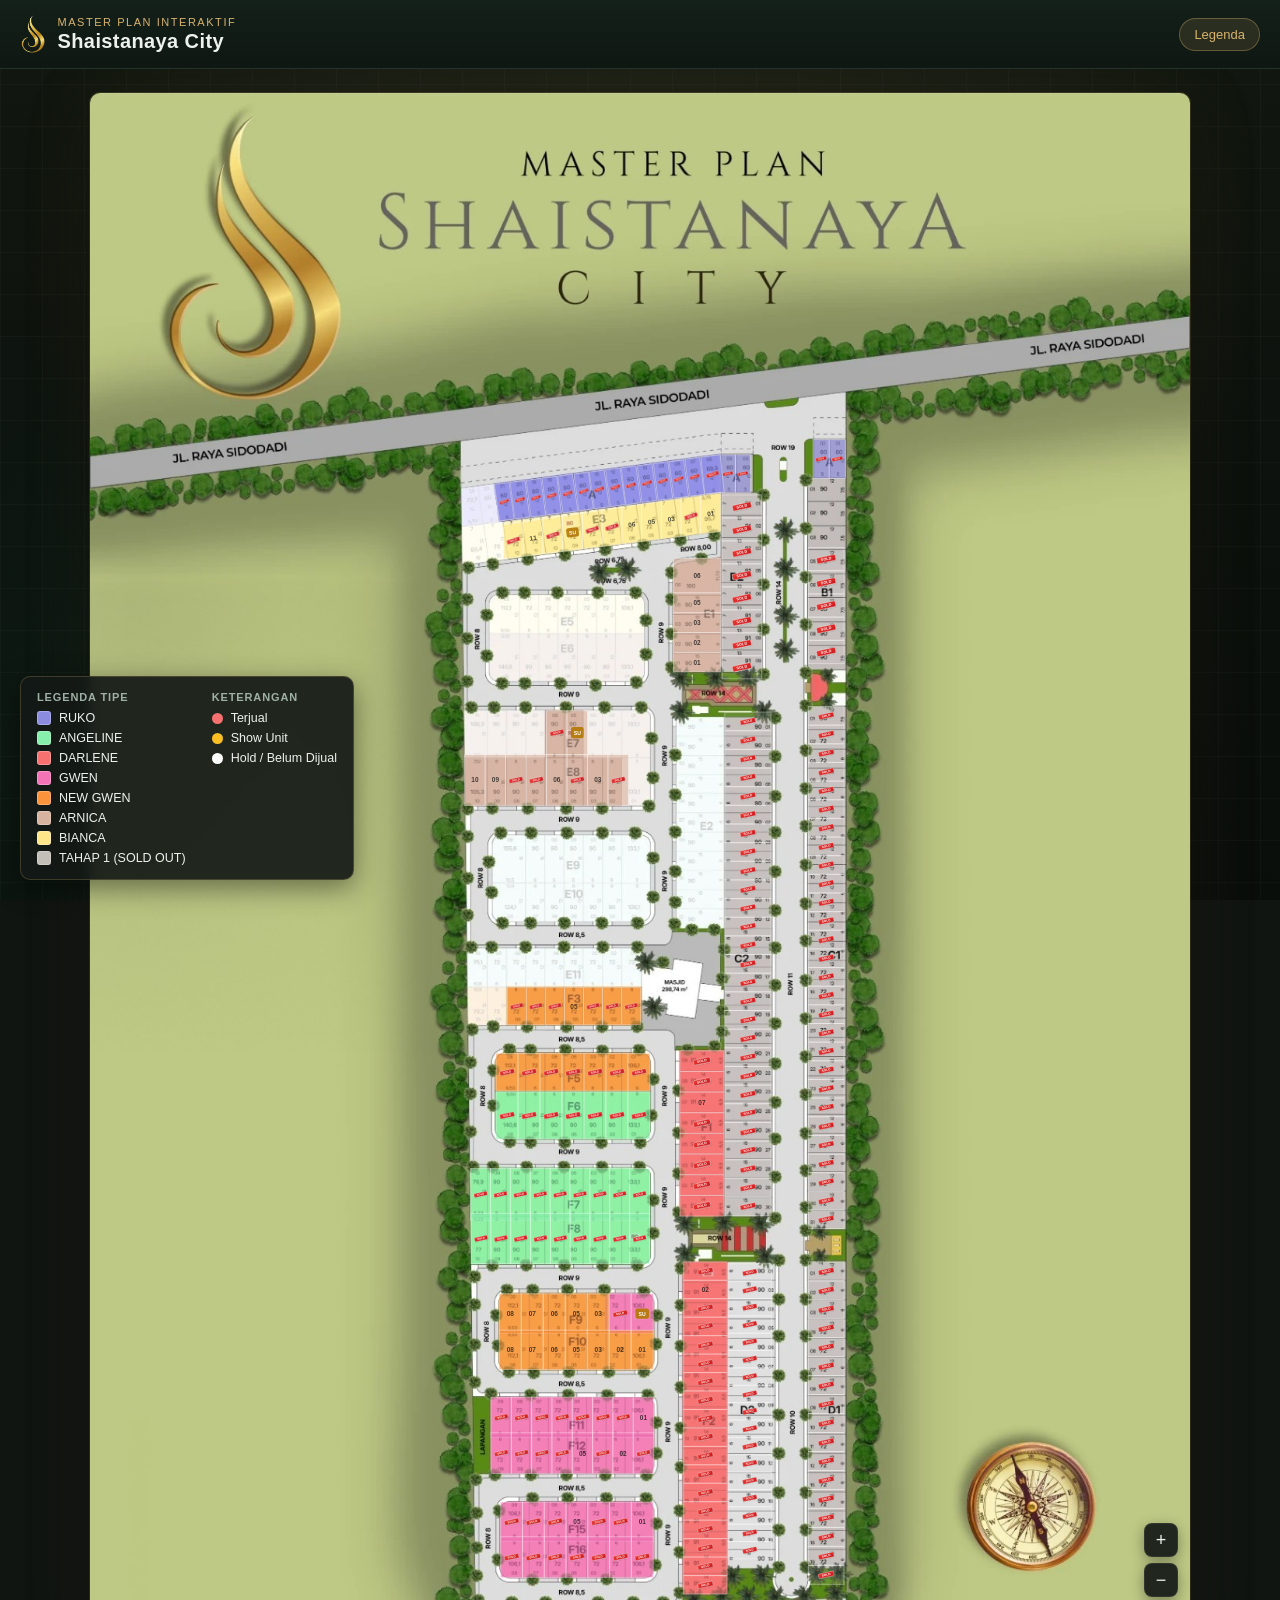
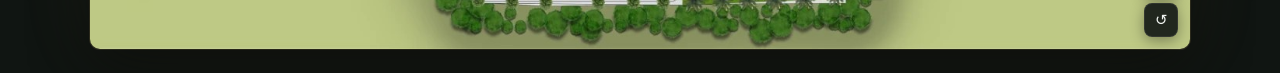
<file: index.html>
<!doctype html>
<html lang="id">
<head>
<meta charset="utf-8" />
<meta name="viewport" content="width=device-width, initial-scale=1" />
<title>Master Plan Interaktif — Shaistanaya City</title>
<link rel="icon" type="image/png" sizes="32x32" href="assets/favicon-32.png" />
<link rel="icon" type="image/png" sizes="16x16" href="assets/favicon-16.png" />
<link rel="apple-touch-icon" sizes="180x180" href="assets/favicon-180.png" />
<link rel="stylesheet" href="css/style.css" />
</head>
<body>
  <header class="topbar">
    <div class="topbar__brand">
      <img class="topbar__logo" src="assets/logo-icon.png" alt="" width="28" height="44" />
      <div class="topbar__title">
        <span class="topbar__eyebrow">Master Plan Interaktif</span>
        <h1>Shaistanaya City</h1>
      </div>
    </div>
    <div class="topbar__actions">
      <button id="btn-legend" class="chip-btn" type="button">Legenda</button>
    </div>
  </header>

  <main class="stage" id="stage">
    <div class="stage__scroll">
      <div class="stage__inner" id="stage-inner">
        <div class="zoom-target" id="zoom-target">
          <img id="mp-image" class="mp-image" src="assets/masterplan.jpg" alt="Master Plan Shaistanaya City" draggable="false" />
          <svg id="mp-overlay" class="mp-overlay" viewBox="0 0 2381 3368" preserveAspectRatio="none"></svg>
        </div>
        <div class="zoom-controls" id="zoom-controls">
          <button type="button" id="zoom-in" aria-label="Perbesar">+</button>
          <button type="button" id="zoom-out" aria-label="Perkecil">&minus;</button>
          <button type="button" id="zoom-reset" aria-label="Reset tampilan">&#8634;</button>
        </div>
      </div>
    </div>

    <div class="legend-panel" id="legend-panel">
      <div class="legend-panel__section">
        <h3>Legenda Tipe</h3>
        <div id="legend-types" class="legend-list"></div>
      </div>
      <div class="legend-panel__section">
        <h3>Keterangan</h3>
        <div class="legend-list">
          <div class="legend-row"><span class="dot dot--sold"></span> Terjual</div>
          <div class="legend-row"><span class="dot dot--hold"></span> Show Unit</div>
          <div class="legend-row"><span class="dot dot--unreleased"></span> Hold / Belum Dijual</div>
        </div>
      </div>
    </div>
  </main>

  <div class="unit-popup" id="unit-popup" hidden>
    <img class="unit-popup__render" id="up-render" alt="" hidden />
    <button class="unit-popup__close" id="unit-popup-close" type="button" aria-label="Tutup">&times;</button>
    <div class="unit-popup__head">
      <div>
        <div class="unit-popup__code" id="up-code">—</div>
        <div class="unit-popup__cluster" id="up-cluster">—</div>
      </div>
      <span class="status-badge" id="up-status">—</span>
    </div>
    <div class="unit-popup__type" id="up-type">—</div>
    <div class="unit-popup__addr" id="up-addr">—</div>
    <button class="unit-popup__view3d" id="up-view3d" type="button" hidden>Lihat Tampilan 3D</button>
  </div>
  <div class="unit-popup__backdrop" id="unit-popup-backdrop" hidden></div>

  <div class="house-view" id="house-view" hidden role="dialog" aria-modal="true" aria-label="Tampilan 3D rumah">
    <div class="house-view__bar">
      <div>
        <div class="house-view__code" id="hv-code">—</div>
        <div class="house-view__type" id="hv-type">—</div>
      </div>
      <div class="house-view__tabs" id="hv-tabs" hidden>
        <button type="button" class="hv-tab is-on" data-mode="luar">Tampak Luar</button>
        <button type="button" class="hv-tab" data-mode="dalam">Interior</button>
      </div>
      <button class="house-view__close" id="hv-close" type="button" aria-label="Tutup">&times;</button>
    </div>
    <div class="house-view__body" id="hv-body"></div>
  </div>

  <div class="hv-lightbox" id="hv-lightbox" hidden><img id="hv-lightbox-img" alt="Foto unit contoh" /></div>

  <script src="js/data.js"></script>
  <script src="js/models.js"></script>
  <script src="js/app.js"></script>
</body>
</html>
</file>
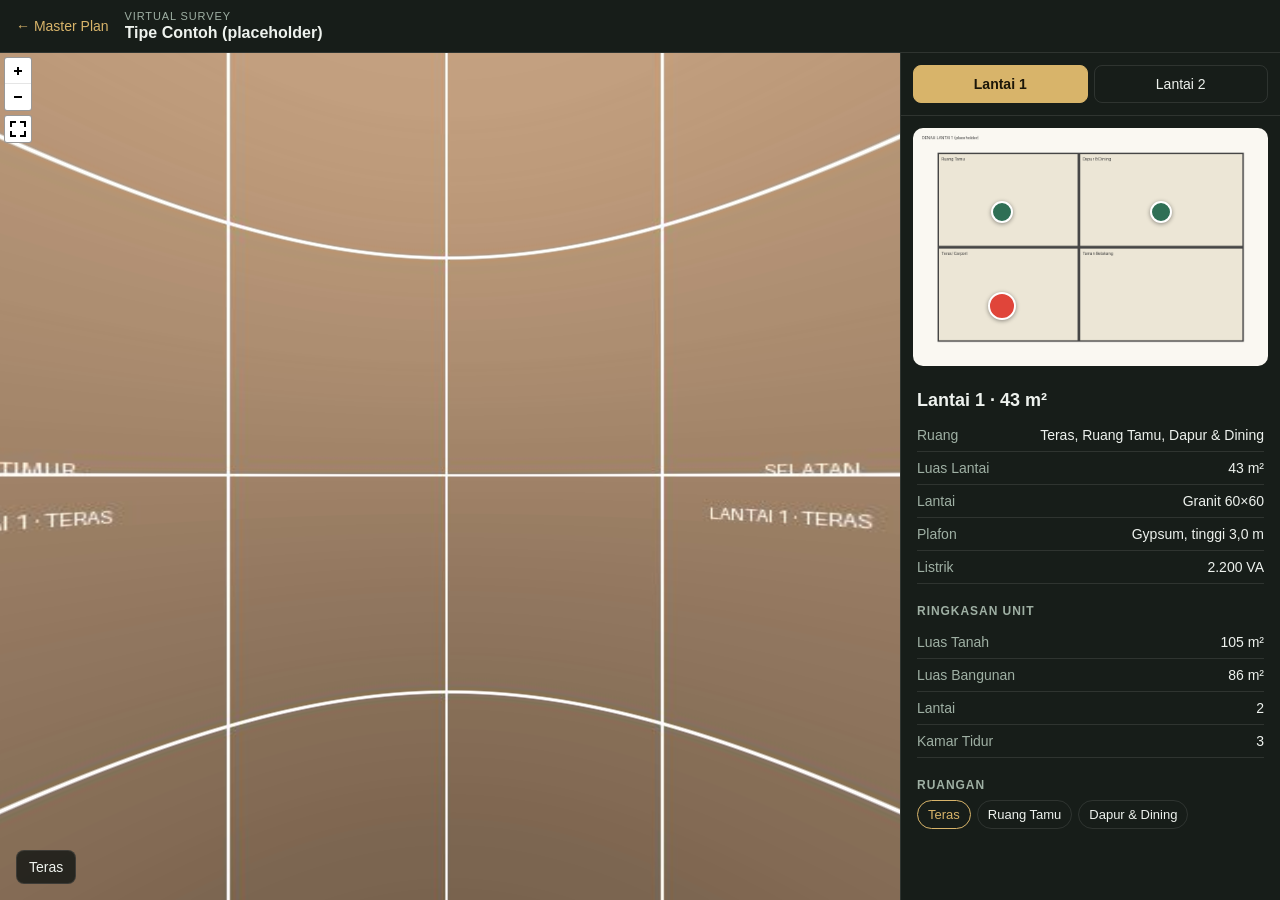
<file: survey/index.html>
<!doctype html>
<html lang="id">
<head>
<meta charset="utf-8" />
<meta name="viewport" content="width=device-width, initial-scale=1" />
<title>Virtual Survey — Shaistanaya City</title>
<link rel="icon" type="image/png" sizes="32x32" href="../assets/favicon-32.png" />
<link rel="stylesheet" href="vendor/pannellum.css" />
<link rel="stylesheet" href="survey.css" />
</head>
<body>
  <header class="bar">
    <a class="bar__back" href="../index.html">← Master Plan</a>
    <div class="bar__title"><span>Virtual Survey</span><strong id="unit-name"></strong></div>
    <button class="bar__toggle" id="panel-toggle" type="button">Denah</button>
  </header>

  <main class="layout">
    <section class="viewer">
      <div id="pano"></div>
      <div class="viewer__scene" id="scene-title" aria-live="polite"></div>
    </section>

    <aside class="panel" id="panel">
      <div class="floors" id="floors" role="tablist" aria-label="Pilih lantai"></div>
      <div class="plan" id="plan">
        <img id="plan-img" alt="Denah lantai" />
        <div id="plan-dots"></div>
      </div>
      <div class="info">
        <h2 id="floor-name"></h2>
        <dl class="specs" id="specs"></dl>
        <h3>Ringkasan Unit</h3>
        <dl class="specs specs--summary" id="summary"></dl>
        <h3>Ruangan</h3>
        <div class="rooms" id="rooms"></div>
      </div>
    </aside>
  </main>

  <script src="vendor/pannellum.js"></script>
  <script src="data.js"></script>
  <script src="survey.js"></script>
</body>
</html>
</file>
<file: css/style.css>
:root {
  --bg: #101512;
  --panel-bg: rgba(20, 26, 22, 0.92);
  --panel-border: rgba(255, 255, 255, 0.08);
  --text: #eef2ee;
  --muted: #9fb0a4;
  --ready: #34d399;
  --sold: #f87171;
  --hold: #fbbf24;
  --accent: #d8b46a;
  --radius: 10px;
  font-family: -apple-system, BlinkMacSystemFont, "Segoe UI", Roboto, Helvetica, Arial, sans-serif;
}

* { box-sizing: border-box; }

body {
  margin: 0;
  color: var(--text);
  min-height: 100vh;
  /* Layered background: a soft gold glow centered behind where the map card
     sits, a dimmer green glow lower-left for depth, a faint grid texture for
     tactility, over the base dark gradient -- replaces the old flat var(--bg)
     fill so the empty space around the card isn't a dead, featureless void. */
  background-color: var(--bg);
  background-image:
    radial-gradient(ellipse 900px 560px at 50% 280px, rgba(216, 180, 106, 0.10), transparent 70%),
    radial-gradient(ellipse 700px 700px at 8% 85%, rgba(52, 211, 153, 0.06), transparent 65%),
    linear-gradient(
      rgba(255, 255, 255, 0.025) 1px, transparent 1px
    ),
    linear-gradient(
      90deg, rgba(255, 255, 255, 0.025) 1px, transparent 1px
    ),
    linear-gradient(180deg, #121810, #0c110d 55%, #0a0e0b);
  background-size: auto, auto, 42px 42px, 42px 42px, auto;
  background-attachment: fixed, fixed, fixed, fixed, fixed;
  background-repeat: no-repeat, no-repeat, repeat, repeat, no-repeat;
}

.topbar {
  display: flex;
  align-items: center;
  justify-content: space-between;
  padding: 14px 20px;
  background: linear-gradient(180deg, #14201a, #0f1712);
  border-bottom: 1px solid var(--panel-border);
  position: sticky;
  top: 0;
  z-index: 40;
}

.topbar__brand {
  display: flex;
  align-items: center;
  gap: 12px;
  min-width: 0;
}

.topbar__logo {
  flex: none;
  height: 40px;
  width: auto;
}

.topbar__eyebrow {
  display: block;
  font-size: 11px;
  letter-spacing: 0.14em;
  text-transform: uppercase;
  color: var(--accent);
  margin-bottom: 2px;
}

.topbar__title h1 {
  margin: 0;
  font-size: 20px;
  font-weight: 700;
  letter-spacing: 0.02em;
}

.topbar__actions {
  display: flex;
  gap: 8px;
}

.chip-btn {
  background: rgba(216, 180, 106, 0.12);
  border: 1px solid rgba(216, 180, 106, 0.35);
  color: var(--accent);
  padding: 8px 14px;
  border-radius: 999px;
  font-size: 13px;
  cursor: pointer;
  text-decoration: none;
  white-space: nowrap;
}

.chip-btn--muted {
  background: transparent;
  border-color: var(--panel-border);
  color: var(--muted);
}

.stage {
  position: relative;
  display: flex;
  justify-content: center;
  padding: 24px;
}

.stage__scroll {
  display: flex;
  justify-content: center;
  width: 100%;
}

.stage__inner {
  position: relative;
  max-width: 1100px;
  width: 100%;
  line-height: 0;
  border-radius: var(--radius);
  overflow: hidden;
  box-shadow:
    0 20px 60px rgba(0, 0, 0, 0.45),
    0 0 0 1px rgba(216, 180, 106, 0.18),
    0 0 80px rgba(216, 180, 106, 0.08);
  /* We drive pan/pinch-zoom ourselves via Pointer Events (see js/app.js). This
     starts as pan-y (a finger dragging the map at rest scrolls the PAGE
     normally, since there's nothing to pan yet at 1x) and js/app.js switches it
     to none once zoomed in past 1x, so a drag then pans the map instead of
     scrolling the page underneath it. Native pinch-zoom is excluded either way
     (neither value grants "pinch-zoom"), so pinch always reaches our own
     zoom handler instead of the browser's page zoom. */
  touch-action: pan-y;
  cursor: grab;
  user-select: none;
}
.stage__inner.is-panning { cursor: grabbing; }

/* Resized (real width/height, not a CSS transform scale) and translated as one unit
   by the pan/zoom controller -- both the raster background photo and the SVG
   overlay stay perfectly in sync since they're siblings sized relative to this
   wrapper. Zoom deliberately isn't done via `transform: scale()`: on mobile
   Chromium/WebKit a transform-scaled layer can get rasterized into a bitmap
   cached at the scale it was promoted at, so the SVG's vector shapes went
   blurry after a pinch/wheel-zoom until something else forced a repaint.
   Resizing the actual box makes the browser paint the SVG at its true target
   resolution every time. No `will-change: transform` here for the same reason
   -- it invites exactly that kind of premature layer promotion/caching. */
.zoom-target {
  position: relative;
}

.mp-image {
  display: block;
  width: 100%;
  height: auto;
  user-select: none;
  pointer-events: none;
}

/* Real SVG overlay (viewBox = the source image's native pixel size) instead of
   an HTML div positioned with percentages -- unit boxes/tags/numbers are now
   vector shapes that stay crisp at any zoom level instead of the old
   percentage-positioned HTML overlay, which was fine unzoomed but never
   needed to render sharp at 4-6x magnification before. */
.mp-overlay {
  position: absolute;
  inset: 0;
  display: block;
  width: 100%;
  height: 100%;
}

.mp-unit { cursor: pointer; }

.mp-unit__cell {
  fill: rgba(255, 255, 255, 0.08);
  stroke: rgba(255, 255, 255, 0.35);
  stroke-width: 2.2;
  transition: filter 0.12s ease;
}

.mp-unit:hover .mp-unit__cell {
  filter: brightness(1.35) saturate(1.2);
}

.mp-unit__no {
  font-size: 14px;
  font-weight: 700;
  fill: rgba(20, 20, 20, 0.75);
  pointer-events: none;
  text-anchor: middle;
  dominant-baseline: central;
}

.mp-unit--sold .mp-unit__no { display: none; }
.mp-unit--hold .mp-unit__no { display: none; }

.mp-unit__tag,
.mp-unit__tag--img {
  pointer-events: none;
}

.mp-unit__tag-bg {
  /* Hold/"Show Unit" badge fill -- the SOLD stamp is its own image asset
     (assets/sold-tag.svg) and doesn't use this class. */
  fill: rgba(180, 120, 6, 0.92);
}

.mp-unit__tag-text {
  font-size: 11px;
  font-weight: 800;
  letter-spacing: 0.02em;
  fill: #fff;
  text-anchor: middle;
  dominant-baseline: central;
}

/* "Belum Dijual" units: fully inert, no overlay/number/popup -- reads exactly like an
   untouched part of the source drawing (e.g. E2), not a marked, clickable unit. */
.mp-unit--unreleased .mp-unit__cell {
  fill: transparent;
  stroke: transparent;
}
.mp-unit--unreleased:hover .mp-unit__cell { filter: none; }

/* Community facility marker (mosque, etc.) -- transparent by default so the printed
   building label/roofline on the base image stays readable, with a soft gold highlight
   on hover/tap to show it's clickable. Rendered as a real polygon (from data's
   clipPath points) when the building's footprint is irregular, or a plain rect
   otherwise -- not a masked rectangle. */
.mp-facility {
  cursor: pointer;
  fill: rgba(216, 180, 106, 0);
  transition: fill 0.12s ease, filter 0.12s ease;
}
.mp-facility:hover,
.mp-facility:active {
  fill: rgba(216, 180, 106, 0.32);
  filter: brightness(1.1);
}

/* Zoom controls (+/-/reset), floating over the bottom-right corner of the map. */
.zoom-controls {
  position: absolute;
  right: 12px;
  bottom: 12px;
  z-index: 20;
  display: flex;
  flex-direction: column;
  gap: 6px;
}

.zoom-controls button {
  width: 34px;
  height: 34px;
  display: flex;
  align-items: center;
  justify-content: center;
  border-radius: 8px;
  border: 1px solid var(--panel-border);
  background: var(--panel-bg);
  color: var(--text);
  font-size: 18px;
  line-height: 1;
  cursor: pointer;
  box-shadow: 0 4px 14px rgba(0, 0, 0, 0.35);
}
.zoom-controls button:active { transform: scale(0.94); }
.zoom-controls #zoom-reset { font-size: 15px; }

/* Legend panel */
.legend-panel {
  position: fixed;
  left: 20px;
  bottom: 20px;
  background: var(--panel-bg);
  backdrop-filter: blur(6px);
  border: 1px solid rgba(216, 180, 106, 0.22);
  border-radius: var(--radius);
  padding: 14px 16px;
  display: flex;
  gap: 26px;
  z-index: 30;
  box-shadow: 0 8px 28px rgba(0,0,0,0.45);
  max-width: calc(100vw - 40px);
  overflow-x: auto;
}

.legend-panel.is-hidden { display: none; }

.legend-panel h3 {
  margin: 0 0 8px;
  font-size: 11px;
  letter-spacing: 0.08em;
  text-transform: uppercase;
  color: var(--muted);
}

.legend-list {
  display: flex;
  flex-direction: column;
  gap: 6px;
}

.legend-row {
  display: flex;
  align-items: center;
  gap: 8px;
  font-size: 12.5px;
  white-space: nowrap;
}

.legend-row .swatch {
  width: 14px;
  height: 14px;
  border-radius: 3px;
  border: 1px solid rgba(255,255,255,0.25);
  flex: none;
}

.dot {
  width: 11px;
  height: 11px;
  border-radius: 50%;
  flex: none;
  display: inline-block;
}
.dot--sold { background: var(--sold); }
.dot--hold { background: var(--hold); }
.dot--unreleased { background: #ffffff; border: 1px solid rgba(255,255,255,0.4); }

/* Unit popup */
.unit-popup__backdrop {
  position: fixed;
  inset: 0;
  background: rgba(0,0,0,0.45);
  z-index: 49;
}

.unit-popup {
  position: fixed;
  z-index: 50;
  top: 50%;
  left: 50%;
  transform: translate(-50%, -50%);
  width: 320px;
  max-width: calc(100vw - 32px);
  max-height: calc(100vh - 32px);
  overflow-y: auto;
  background: #ffffff;
  color: #1c2420;
  border-radius: 14px;
  padding: 18px;
  box-shadow: 0 24px 60px rgba(0,0,0,0.5);
}

.unit-popup__render {
  display: block;
  width: calc(100% + 36px);
  height: 170px;
  object-fit: cover;
  /* Bias the crop toward the top: the source photos are portrait-ish (roofline
     near the top, driveway/cars as filler at the bottom), and object-fit's
     default center crop was cutting into the 2nd floor to make room for the
     wide-short popup frame. Cropping from the bottom (driveway/foreground)
     instead keeps the whole house facade in frame. */
  object-position: top;
  margin: -18px -18px 14px;
  border-radius: 14px 14px 0 0;
}
.unit-popup__render[hidden] { display: none; }

/* Facility photos (gates, masjid, gym, etc.) are wide architectural renders, not
   portrait house shots -- "top" (tuned for keeping a roofline in frame above) can crop
   out their whole point. The main entrance render specifically has its "SHAISTANAYA
   CITY" signage sitting in the lower-middle third, invisible under the default top
   crop -- center it instead so the signage/shopfronts stay in frame. */
.unit-popup__render--facility {
  object-position: center;
}

.unit-popup__close {
  position: absolute;
  top: 10px;
  right: 12px;
  width: 28px;
  height: 28px;
  display: flex;
  align-items: center;
  justify-content: center;
  border: none;
  border-radius: 50%;
  background: rgba(255, 255, 255, 0.85);
  backdrop-filter: blur(2px);
  font-size: 20px;
  line-height: 1;
  cursor: pointer;
  color: #4a544e;
}

.unit-popup__head {
  display: flex;
  align-items: flex-start;
  justify-content: space-between;
  gap: 10px;
  /* Room for the close button, which floats top-right (position:absolute) --
     without this the status badge runs underneath it when there's no render
     image pushing the header down. */
  padding-right: 26px;
  margin-bottom: 6px;
}

.unit-popup__code {
  font-size: 19px;
  font-weight: 800;
}

.unit-popup__cluster {
  font-size: 11.5px;
  color: #7c8a80;
  letter-spacing: 0.04em;
  text-transform: uppercase;
  margin-top: 2px;
}

.status-badge {
  padding: 4px 12px;
  border-radius: 999px;
  font-size: 11px;
  font-weight: 700;
  white-space: nowrap;
  color: #fff;
}
.status-badge--tersedia { background: var(--ready); }
.status-badge--sold { background: var(--sold); }
.status-badge--hold { background: var(--hold); color: #4a3400; }

.unit-popup__type {
  font-weight: 700;
  font-size: 14.5px;
  margin: 8px 0 2px;
}

.unit-popup__addr {
  font-size: 12.5px;
  color: #626f66;
  padding-left: 18px;
  position: relative;
  margin-bottom: 12px;
}
.unit-popup__addr::before {
  content: "\1F4CD";
  position: absolute;
  left: 0;
  top: 0;
  font-size: 11px;
}

@media (max-width: 860px) {
  .stage {
    flex-direction: column;
    padding: 12px 0 12px 12px;
    align-items: stretch;
  }

  /* The map has ~260 small clickable units -- too small to tap reliably at full-width
     on a phone. Our own pinch-to-zoom (js/app.js) handles that now, so the map just
     fills the viewport width and the user pinches/double-tap-drags in to tap a unit,
     instead of the old forced-min-width + horizontal-scroll workaround. */
  .stage__inner {
    max-width: none;
    border-radius: var(--radius);
  }

  .legend-panel {
    position: static;
    margin: 12px 16px 0;
    max-width: none;
    flex-wrap: wrap;
    gap: 16px;
  }
}

/* ---------- Tampilan 3D rumah ---------- */
.unit-popup__view3d {
  display: block; width: calc(100% - 32px); margin: 12px 16px 16px; padding: 10px 14px;
  border: 1px solid #000; border-radius: 10px; background: #000; color: #fff; font: inherit;
  font-weight: 600; cursor: pointer;
}
.unit-popup__view3d[hidden] { display: none; }
.unit-popup__view3d:hover { background: #fff; color: #000; }

.house-view {
  position: fixed; inset: 0; z-index: 1000; display: flex; flex-direction: column;
  background: rgba(8, 20, 34, 0.82); backdrop-filter: blur(6px);
}
.house-view[hidden] { display: none; }
.house-view__bar {
  display: flex; justify-content: space-between; align-items: center; gap: 12px;
  padding: 14px 20px; color: #fff;
}
.house-view__code { font-size: 18px; font-weight: 700; }
.house-view__type { font-size: 13px; opacity: .8; }
.house-view__close {
  width: 44px; height: 44px; border-radius: 50%; border: 0; font-size: 28px; line-height: 1;
  background: rgba(255,255,255,.15); color: #fff; cursor: pointer;
}
.house-view__close:hover { background: rgba(255,255,255,.28); }
.house-view__body {
  flex: 1; min-height: 0; margin: 0 16px 16px; border-radius: 16px; overflow: hidden;
  display: flex; align-items: center; justify-content: center; position: relative;
}
.house-view__body iframe, .house-view__body model-viewer {
  width: 100%; height: 100%; border: 0; background: transparent;
}
.house-view__photo {
  max-width: 100%; max-height: 100%; object-fit: contain; border-radius: 12px;
  box-shadow: 0 30px 60px rgba(0,0,0,.5); animation: hv-float 4s ease-in-out infinite;
}
.house-view__note {
  position: absolute; bottom: 10px; left: 0; right: 0; text-align: center;
  color: rgba(255,255,255,.7); font-size: 12px;
}
@keyframes hv-float { 50% { transform: translateY(-10px); } }

/* ---------- Interior 3D ---------- */
.house-view__tabs { display: flex; gap: 4px; padding: 4px; border-radius: 999px; background: rgba(255,255,255,.14); }
.house-view__tabs[hidden] { display: none; }
.hv-tab { border: 0; border-radius: 999px; padding: 8px 16px; font: inherit; font-size: 13px; font-weight: 600; color: #fff; background: transparent; cursor: pointer; }
.hv-tab.is-on { background: #fff; color: #000; }
.hv-rooms { position: absolute; left: 0; right: 0; bottom: 12px; display: flex; flex-wrap: wrap; justify-content: center; gap: 6px; padding: 0 12px; pointer-events: none; }
.hv-room { pointer-events: auto; border: 1px solid rgba(255,255,255,.6); border-radius: 999px; padding: 7px 14px; font: inherit; font-size: 13px; font-weight: 600; color: #fff; background: rgba(0,0,0,.55); backdrop-filter: blur(4px); cursor: pointer; }
.hv-room.is-on { background: #fff; color: #000; }
.hv-photos { position: absolute; right: 12px; top: 12px; display: flex; flex-direction: column; gap: 6px; max-width: 120px; }
.hv-photos__cap { color: #fff; font-size: 11px; text-shadow: 0 1px 3px rgba(0,0,0,.8); text-align: right; }
.hv-photos img { width: 120px; height: 80px; object-fit: cover; border-radius: 8px; border: 2px solid #fff; cursor: zoom-in; box-shadow: 0 4px 14px rgba(0,0,0,.4); }
.hv-hint { position: absolute; left: 12px; top: 12px; color: #fff; font-size: 12px; text-shadow: 0 1px 3px rgba(0,0,0,.8); pointer-events: none; }
.hv-lightbox { position: fixed; inset: 0; z-index: 1100; background: rgba(0,0,0,.9); display: flex; align-items: center; justify-content: center; cursor: zoom-out; }
.hv-lightbox[hidden] { display: none; }
.hv-lightbox img { max-width: 96vw; max-height: 92vh; object-fit: contain; }
@media (max-width: 600px) { .hv-hint { display: none; } .hv-photos img { width: 84px; height: 56px; } .hv-room { padding: 6px 10px; font-size: 12px; } .hv-tab { padding: 7px 12px; } }
</file>
<file: survey/vendor/pannellum.css>
/* Pannellum 2.5.6, https://github.com/mpetroff/pannellum */
.pnlm-container{margin:0;padding:0;overflow:hidden;position:relative;cursor:default;width:100%;height:100%;font-family:Helvetica,"Nimbus Sans L","Liberation Sans",Arial,sans-serif;background:#f4f4f4 url('data:image/svg+xml,%3Csvg%20xmlns%3D%22http%3A%2F%2Fwww.w3.org%2F2000%2Fsvg%22%20width%3D%2267%22%20height%3D%22100%22%20viewBox%3D%220%200%2067%20100%22%3E%0A%3Cpath%20stroke%3D%22%23ccc%22%20fill%3D%22none%22%20d%3D%22M33.5%2C50%2C0%2C63%2C33.5%2C75%2C67%2C63%2C33.5%2C50m-33.5-50%2C67%2C25m-0.5%2C0%2C0%2C75m-66.5-75%2C67-25m-33.5%2C75%2C0%2C25m0-100%2C0%2C50%22%2F%3E%0A%3C%2Fsvg%3E%0A') repeat;-webkit-user-select:none;-khtml-user-select:none;-moz-user-select:none;-o-user-select:none;-ms-user-select:none;user-select:none;outline:0;line-height:1.4;contain:content}.pnlm-container *{box-sizing:content-box}.pnlm-ui{position:absolute;width:100%;height:100%;z-index:1}.pnlm-grab{cursor:grab;cursor:url('data:image/svg+xml,%3Csvg%20xmlns%3D%22http%3A%2F%2Fwww.w3.org%2F2000%2Fsvg%22%20height%3D%2226%22%20width%3D%2226%22%3E%0A%3Cpath%20stroke%3D%22%23000%22%20stroke-width%3D%221px%22%20fill%3D%22%23fff%22%20d%3D%22m15.3%2020.5s6.38-6.73%204.64-8.24-3.47%201.01-3.47%201.01%203.61-5.72%201.41-6.49c-2.2-0.769-3.33%204.36-3.33%204.36s0.873-5.76-1.06-5.76-1.58%205.39-1.58%205.39-0.574-4.59-2.18-4.12c-1.61%200.468-0.572%205.51-0.572%205.51s-1.58-4.89-2.93-3.79c-1.35%201.11%200.258%205.25%200.572%206.62%200.836%202.43%202.03%202.94%202.17%205.55%22%2F%3E%0A%3C%2Fsvg%3E%0A') 12 8,default}.pnlm-grabbing{cursor:grabbing;cursor:url('data:image/svg+xml,%3Csvg%20xmlns%3D%22http%3A%2F%2Fwww.w3.org%2F2000%2Fsvg%22%20height%3D%2226%22%20width%3D%2226%22%3E%0A%3Cpath%20stroke%3D%22%23000%22%20stroke-width%3D%221px%22%20fill%3D%22%23fff%22%20d%3D%22m15.3%2020.5s5.07-5.29%203.77-6.74c-1.31-1.45-2.53%200.14-2.53%200.14s2.74-3.29%200.535-4.06c-2.2-0.769-2.52%201.3-2.52%201.3s0.81-2.13-1.12-2.13-1.52%201.77-1.52%201.77-0.261-1.59-1.87-1.12c-1.61%200.468-0.874%202.17-0.874%202.17s-0.651-1.55-2-0.445c-1.35%201.11-0.68%202.25-0.365%203.62%200.836%202.43%202.03%202.94%202.17%205.55%22%2F%3E%0A%3C%2Fsvg%3E%0A') 12 8,default}.pnlm-sprite{background-image:url('data:image/svg+xml,%3Csvg%20xmlns%3D%22http%3A%2F%2Fwww.w3.org%2F2000%2Fsvg%22%20width%3D%2226%22%20height%3D%22208%22%3E%0A%3Ccircle%20fill-opacity%3D%22.78%22%20cy%3D%22117%22%20cx%3D%2213%22%20r%3D%2211%22%20fill%3D%22%23fff%22%2F%3E%0A%3Ccircle%20fill-opacity%3D%22.78%22%20cy%3D%22143%22%20cx%3D%2213%22%20r%3D%2211%22%20fill%3D%22%23fff%22%2F%3E%0A%3Ccircle%20cy%3D%22169%22%20cx%3D%2213%22%20r%3D%227%22%20fill%3D%22none%22%20stroke%3D%22%23000%22%20stroke-width%3D%222%22%2F%3E%0A%3Ccircle%20cy%3D%22195%22%20cx%3D%2213%22%20r%3D%227%22%20fill%3D%22none%22%20stroke%3D%22%23000%22%20stroke-width%3D%222%22%2F%3E%0A%3Ccircle%20cx%3D%2213%22%20cy%3D%22195%22%20r%3D%222.5%22%2F%3E%0A%3Cpath%20d%3D%22m5%2083v6h2v-4h4v-2zm10%200v2h4v4h2v-6zm-5%205v6h6v-6zm-5%205v6h6v-2h-4v-4zm14%200v4h-4v2h6v-6z%22%2F%3E%0A%3Cpath%20d%3D%22m13%20110a7%207%200%200%200%20-7%207%207%207%200%200%200%207%207%207%207%200%200%200%207%20-7%207%207%200%200%200%20-7%20-7zm-1%203h2v2h-2zm0%203h2v5h-2z%22%2F%3E%0A%3Cpath%20d%3D%22m5%2057v6h2v-4h4v-2zm10%200v2h4v4h2v-6zm-10%2010v6h6v-2h-4v-4zm14%200v4h-4v2h6v-6z%22%2F%3E%0A%3Cpath%20d%3D%22m17%2038v2h-8v-2z%22%2F%3E%0A%3Cpath%20d%3D%22m12%209v3h-3v2h3v3h2v-3h3v-2h-3v-3z%22%2F%3E%0A%3Cpath%20d%3D%22m13%20136-6.125%206.125h4.375v7.875h3.5v-7.875h4.375z%22%2F%3E%0A%3Cpath%20d%3D%22m10.428%20173.33v-5.77l5-2.89v5.77zm1-1.73%203-1.73-3.001-1.74z%22%2F%3E%0A%3C%2Fsvg%3E%0A')}.pnlm-container:-moz-full-screen{height:100%!important;width:100%!important;position:static!important}.pnlm-container:-webkit-full-screen{height:100%!important;width:100%!important;position:static!important}.pnlm-container:-ms-fullscreen{height:100%!important;width:100%!important;position:static!important}.pnlm-container:fullscreen{height:100%!important;width:100%!important;position:static!important}.pnlm-render-container{cursor:inherit;position:absolute;height:100%;width:100%}.pnlm-controls{margin-top:4px;background-color:#fff;border:1px solid #999;border-color:rgba(0,0,0,0.4);border-radius:3px;cursor:pointer;z-index:2;-webkit-transform:translateZ(9999px);transform:translateZ(9999px)}.pnlm-control:hover{background-color:#f8f8f8}.pnlm-controls-container{position:absolute;top:0;left:4px;z-index:1}.pnlm-zoom-controls{width:26px;height:52px}.pnlm-zoom-in{width:100%;height:50%;position:absolute;top:0;border-radius:3px 3px 0 0}.pnlm-zoom-out{width:100%;height:50%;position:absolute;bottom:0;background-position:0 -26px;border-top:1px solid #ddd;border-top-color:rgba(0,0,0,0.10);border-radius:0 0 3px 3px}.pnlm-fullscreen-toggle-button,.pnlm-orientation-button,.pnlm-hot-spot-debug-indicator{width:26px;height:26px}.pnlm-hot-spot-debug-indicator{position:absolute;top:50%;left:50%;width:26px;height:26px;margin:-13px 0 0 -13px;background-color:rgba(255,255,255,0.5);border-radius:13px;display:none}.pnlm-orientation-button-inactive{background-position:0 -156px}.pnlm-orientation-button-active{background-position:0 -182px}.pnlm-fullscreen-toggle-button-inactive{background-position:0 -52px}.pnlm-fullscreen-toggle-button-active{background-position:0 -78px}.pnlm-panorama-info{position:absolute;bottom:4px;background-color:rgba(0,0,0,0.7);border-radius:0 3px 3px 0;padding-right:10px;color:#fff;text-align:left;display:none;z-index:2;-webkit-transform:translateZ(9999px);transform:translateZ(9999px)}.pnlm-title-box{position:relative;font-size:20px;display:table;padding-left:5px;margin-bottom:3px}.pnlm-author-box{position:relative;font-size:12px;display:table;padding-left:5px}.pnlm-load-box{position:absolute;top:50%;left:50%;width:200px;height:150px;margin:-75px 0 0 -100px;background-color:rgba(0,0,0,0.7);border-radius:3px;text-align:center;font-size:20px;display:none;color:#fff}.pnlm-load-box p{margin:20px 0}.pnlm-lbox{position:absolute;top:50%;left:50%;width:20px;height:20px;margin:-10px 0 0 -10px;display:none}.pnlm-loading{animation-duration:1.5s;-webkit-animation-duration:1.5s;animation-name:pnlm-mv;-webkit-animation-name:pnlm-mv;animation-iteration-count:infinite;-webkit-animation-iteration-count:infinite;animation-timing-function:linear;-webkit-animation-timing-function:linear;height:10px;width:10px;background-color:#fff;position:relative}@keyframes pnlm-mv{from{left:0;top:0}25%{left:10px;top:0}50%{left:10px;top:10px}75%{left:0;top:10px}to{left:0;top:0}}@-webkit-keyframes pnlm-mv{from{left:0;top:0}25%{left:10px;top:0}50%{left:10px;top:10px}75%{left:0;top:10px}to{left:0;top:0}}.pnlm-load-button{position:absolute;top:50%;left:50%;width:200px;height:100px;margin:-50px 0 0 -100px;background-color:rgba(0,0,0,.7);border-radius:3px;text-align:center;font-size:20px;display:table;color:#fff;cursor:pointer}.pnlm-load-button:hover{background-color:rgba(0,0,0,.8)}.pnlm-load-button p{display:table-cell;vertical-align:middle}.pnlm-info-box{font-size:15px;position:absolute;top:50%;left:50%;width:200px;height:150px;margin:-75px 0 0 -100px;background-color:#000;border-radius:3px;display:table;text-align:center;color:#fff;table-layout:fixed}.pnlm-info-box a,.pnlm-author-box a{color:#fff;word-wrap:break-word;overflow-wrap:break-word}.pnlm-info-box p{display:table-cell;vertical-align:middle;padding:0 5px 0 5px}.pnlm-error-msg{display:none}.pnlm-about-msg{font-size:11px;line-height:11px;color:#fff;padding:5px 8px 5px 8px;background:rgba(0,0,0,0.7);border-radius:3px;position:absolute;top:50px;left:50px;display:none;opacity:0;-moz-transition:opacity .3s ease-in-out;-webkit-transition:opacity .3s ease-in-out;-o-transition:opacity .3s ease-in-out;-ms-transition:opacity .3s ease-in-out;transition:opacity .3s ease-in-out;z-index:1}.pnlm-about-msg a:link,.pnlm-about-msg a:visited{color:#fff}.pnlm-about-msg a:hover,.pnlm-about-msg a:active{color:#eee}.pnlm-hotspot-base{position:absolute;visibility:hidden;cursor:default;vertical-align:middle;top:0;z-index:1}.pnlm-hotspot{height:26px;width:26px;border-radius:13px}.pnlm-hotspot:hover{background-color:rgba(255,255,255,0.2)}.pnlm-hotspot.pnlm-info{background-position:0 -104px}.pnlm-hotspot.pnlm-scene{background-position:0 -130px}div.pnlm-tooltip span{visibility:hidden;position:absolute;border-radius:3px;background-color:rgba(0,0,0,0.7);color:#fff;text-align:center;max-width:200px;padding:5px 10px;margin-left:-220px;cursor:default}div.pnlm-tooltip:hover span{visibility:visible}div.pnlm-tooltip:hover span:after{content:'';position:absolute;width:0;height:0;border-width:10px;border-style:solid;border-color:rgba(0,0,0,0.7) transparent transparent transparent;bottom:-20px;left:-10px;margin:0 50%}.pnlm-compass{position:absolute;width:50px;height:50px;right:4px;bottom:4px;border-radius:25px;background-image:url('data:image/svg+xml,%3Csvg%20xmlns%3D%22http%3A%2F%2Fwww.w3.org%2F2000%2Fsvg%22%20height%3D%2250%22%20width%3D%2250%22%3E%0A%3Cpath%20d%3D%22m24.5078%206-3.2578%2018h7.5l-3.25781-18h-0.984376zm-3.2578%2020%203.2578%2018h0.9844l3.2578-18h-7.5zm1.19531%200.9941h5.10938l-2.5547%2014.1075-2.5547-14.1075z%22%2F%3E%0A%3C%2Fsvg%3E%0A');cursor:default;display:none}.pnlm-world{position:absolute;left:50%;top:50%}.pnlm-face{position:absolute;-webkit-transform-origin:0 0;transform-origin:0 0}.pnlm-dragfix,.pnlm-preview-img{position:absolute;height:100%;width:100%}.pnlm-preview-img{background-size:cover;background-position:center}.pnlm-lbar{width:150px;margin:0 auto;border:#fff 1px solid;height:6px}.pnlm-lbar-fill{background:#fff;height:100%;width:0}.pnlm-lmsg{font-size:12px}.pnlm-fade-img{position:absolute;top:0;left:0}.pnlm-pointer{cursor:pointer}
</file>
<file: survey/survey.css>
:root{--bg:#101512;--panel:#171d19;--line:rgba(255,255,255,.1);--text:#eef2ee;--muted:#9fb0a4;--accent:#d8b46a;
font-family:-apple-system,BlinkMacSystemFont,"Segoe UI",Roboto,Helvetica,Arial,sans-serif}
*{box-sizing:border-box}
html,body{height:100%;margin:0}
body{background:var(--bg);color:var(--text);display:flex;flex-direction:column}
.bar{display:flex;align-items:center;gap:16px;padding:10px 16px;border-bottom:1px solid var(--line);background:var(--panel)}
.bar__back{color:var(--accent);text-decoration:none;font-size:14px;white-space:nowrap}
.bar__title{display:flex;flex-direction:column;line-height:1.2;flex:1;min-width:0}
.bar__title span{font-size:11px;letter-spacing:.08em;text-transform:uppercase;color:var(--muted)}
.bar__title strong{font-size:16px;white-space:nowrap;overflow:hidden;text-overflow:ellipsis}
.bar__toggle{display:none;background:var(--accent);color:#1b1608;border:0;border-radius:8px;padding:8px 14px;font-weight:600}
.layout{flex:1;min-height:0;display:grid;grid-template-columns:1fr 380px}
.viewer{position:relative;min-height:0}
#pano{position:absolute;inset:0}
.viewer__scene{position:absolute;left:16px;bottom:16px;z-index:5;background:rgba(16,21,18,.8);border:1px solid var(--line);
border-radius:8px;padding:8px 12px;font-size:14px;pointer-events:none}
.panel{border-left:1px solid var(--line);background:var(--panel);overflow-y:auto;min-height:0}
.floors{display:flex;gap:6px;padding:12px;border-bottom:1px solid var(--line);position:sticky;top:0;background:var(--panel);z-index:2}
.floors button{flex:1;padding:10px 8px;border-radius:8px;border:1px solid var(--line);background:transparent;color:var(--text);font-size:14px;cursor:pointer}
.floors button[aria-selected=true]{background:var(--accent);color:#1b1608;border-color:var(--accent);font-weight:700}
.plan{position:relative;margin:12px;border:1px solid var(--line);border-radius:10px;overflow:hidden;background:#faf8f2}
.plan img{display:block;width:100%;height:auto}
.dot{position:absolute;width:22px;height:22px;margin:-11px 0 0 -11px;border-radius:50%;border:2px solid #fff;background:#2f6f55;cursor:pointer;padding:0;
box-shadow:0 1px 4px rgba(0,0,0,.4)}
.dot:hover{background:#3f8f70}
.dot[aria-current=true]{background:#e0453a;width:28px;height:28px;margin:-14px 0 0 -14px;animation:pulse 1.6s infinite}
@keyframes pulse{0%{box-shadow:0 0 0 0 rgba(224,69,58,.6)}100%{box-shadow:0 0 0 14px rgba(224,69,58,0)}}
.info{padding:4px 16px 24px}
.info h2{font-size:18px;margin:8px 0}
.info h3{font-size:12px;text-transform:uppercase;letter-spacing:.08em;color:var(--muted);margin:20px 0 8px}
.specs{margin:0;display:grid;grid-template-columns:auto 1fr;gap:0}
.specs dt,.specs dd{margin:0;padding:8px 0;border-bottom:1px solid var(--line);font-size:14px}
.specs dt{color:var(--muted);padding-right:16px}
.specs dd{text-align:right}
.rooms{display:flex;flex-wrap:wrap;gap:6px}
.rooms button{border:1px solid var(--line);background:transparent;color:var(--text);padding:6px 10px;border-radius:999px;font-size:13px;cursor:pointer}
.rooms button[aria-current=true]{border-color:var(--accent);color:var(--accent)}
@media (max-width:820px){
 .layout{grid-template-columns:1fr;grid-template-rows:1fr}
 .bar__toggle{display:block}
 .panel{position:fixed;left:0;right:0;bottom:0;max-height:75vh;border-left:0;border-top:1px solid var(--line);border-radius:14px 14px 0 0;
 transform:translateY(100%);transition:transform .25s;z-index:20}
 .panel.open{transform:none}
 .viewer__scene{bottom:12px}
}
</file>
